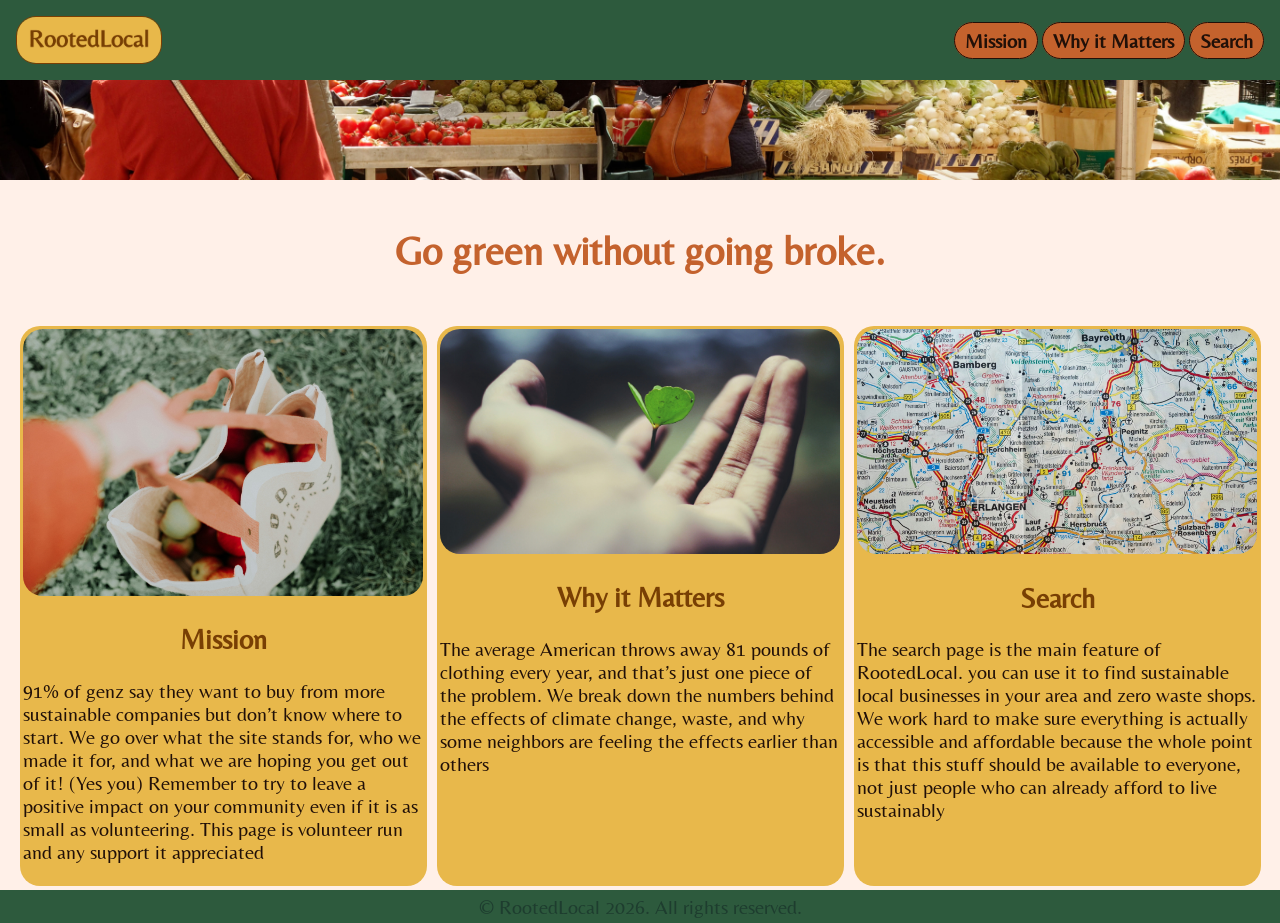
<file: index.html>
<!DOCTYPE html>
<html lang="en">
    <link rel="stylesheet" href="style.css">
    <head>
            <title>RootedLocal Homepage</title>

    <meta charset="UTF-8">
    <meta name="viewport" content="width=device-width, initial-scale=1.0">
    <title>RootedLocal</title>
    <link rel="stylesheet" href="style.css">

    <link rel="preconnect" href="https://fonts.googleapis.com">
    <link rel="preconnect" href="https://fonts.gstatic.com" crossorigin>
    <link href="https://fonts.googleapis.com/css2?family=Belleza&family=DM+Sans:ital,opsz,wght@0,9..40,100..1000;1,9..40,100..1000&display=swap" rel="stylesheet">
</head>

<body>
    <header>
        <nav>

            <a href="index.html">
                <img class="nav-logo" src="images/rooted-local-logo.jpg" alt="rooted local navigation">
            </a>

            <ul class="nav-options">
                <li> <a href="mission.html">Mission</a> </li>
                <li> <a href="matters.html">Why it Matters</a> </li>
                <li> <a href="search.html">Search</a> </li>
            </ul>

        </nav>

    </header>

    <main>
        
         <section class="hero-text">
             <h1>Go green without going broke.</h1>
         </section>

        <div class="content">
           <img src="images/mission-priscilla-du-preez.jpg" alt="hand with an orange sleeve holding a tote bag filled with apples">
           <h2>Mission</h2>
           <p>91% of genz say they want to buy from more sustainable companies but don’t know where to start. We go over what the site stands for, who we made it for, and what we are hoping you get out of it! (Yes you) Remember to try to leave a positive impact on your community even if it is as small as volunteering. This page is volunteer run and any support it appreciated</p>
        </div>


        <div class="content">
           <img src="images/matters-name-gravity.jpg" alt="hand holding plant sprout in palm">
           <h2>Why it Matters</h2>
           <p>The average American throws away 81 pounds of clothing every year, and that’s just one piece of the problem. We break down the numbers behind the effects of climate change, waste, and why some neighbors are feeling the effects earlier than others</p>
        </div>


        <div class="content">
           <img src="images/search-thomas-kinto.jpg" alt="detailed map with various symbols, labels, and color coded routes">
           <h2>Search</h2>
           <p>The search page is the main feature of RootedLocal. you can use it to find sustainable local businesses in your area and zero waste shops. We work hard to make sure everything is actually accessible and affordable because the whole point is that this stuff should be available to everyone, not just people who can already afford to live sustainably</p>
        </div>

    </main>

    <footer>
        <p>&copy; RootedLocal 2026. All rights reserved.</p>
    </footer>

</body>

</html>
</file>
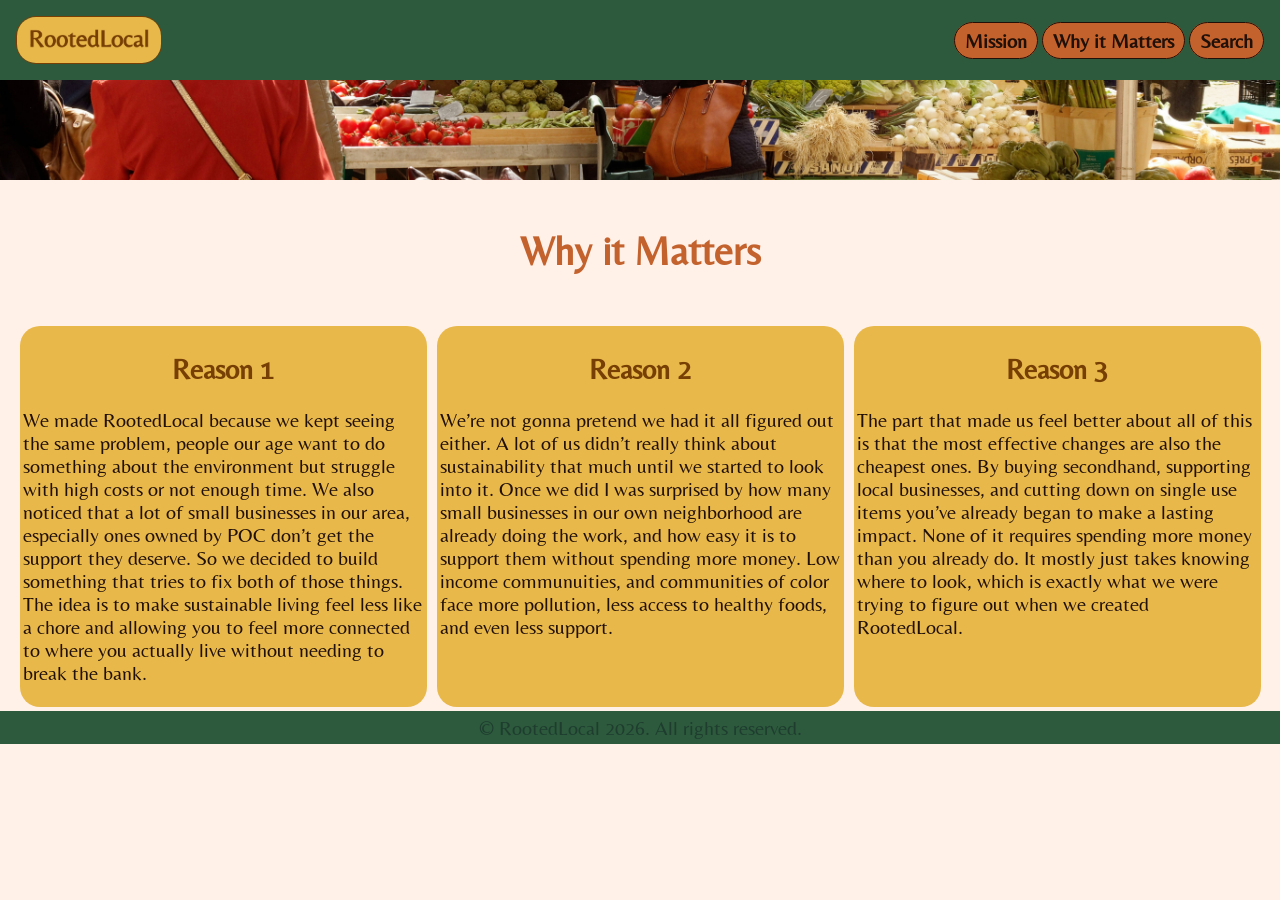
<file: matters.html>
<!DOCTYPE html>
<html lang="en">
    <link rel="stylesheet" href="style.css">
    <head>
            <title>RootedLocal Homepage</title>

    <meta charset="UTF-8">
    <meta name="viewport" content="width=device-width, initial-scale=1.0">
    <title>RootedLocal</title>
    <link rel="stylesheet" href="style.css">

    <link rel="preconnect" href="https://fonts.googleapis.com">
    <link rel="preconnect" href="https://fonts.gstatic.com" crossorigin>
    <link href="https://fonts.googleapis.com/css2?family=Belleza&family=DM+Sans:ital,opsz,wght@0,9..40,100..1000;1,9..40,100..1000&display=swap" rel="stylesheet">
</head>

<body>
    <header>
        <nav>

            <a href="index.html">
                <img class="nav-logo" src="images/rooted-local-logo.jpg" alt="rooted local navigation">
            </a>

            <ul class="nav-options">
                <li> <a href="mission.html">Mission</a> </li>
                <li> <a href="matters.html">Why it Matters</a> </li>
                <li> <a href="search.html">Search</a> </li>
            </ul>

        </nav>

    </header>

    <main>
        
            <section class="hero-text">
                <h1>Why it Matters</h1>
            </section>
            
        <div class="content">
           <h2>Reason 1</h2>
           <p>We made RootedLocal because we kept seeing the same problem, people our age want to do something about the environment but struggle with high costs or not enough time. We also noticed that a lot of small businesses in our area, especially ones owned by POC don’t get the support they deserve. So we decided to build something that tries to fix both of those things. The idea is to make sustainable living feel less like a chore and allowing you to feel more connected to where you actually live without needing to break the bank.</p>
        </div>


        <div class="content">
           <h2>Reason 2</h2>
           <p>We’re not gonna pretend we had it all figured out either. A lot of us didn’t really think about sustainability that much until we started to look into it. Once we did I was surprised by how many small businesses in our own neighborhood are already doing the work, and how easy it is to support them without spending more money. Low income communuities, and communities of color face more pollution, less access to healthy foods, and even less support. </p>
        </div>


        <div class="content">
           <h2>Reason 3</h2>
           <p>The part that made us feel better about all of this is that the most effective changes are also the cheapest ones. By buying secondhand, supporting local businesses, and cutting down on single use items you’ve already began to make a lasting impact. None of it requires spending more money than you already do. It mostly just takes knowing where to look, which is exactly what we were trying to figure out when we created RootedLocal.</p>
        </div>

    </main>

    <footer>
        <p>&copy; RootedLocal 2026. All rights reserved.</p>
    </footer>

</body>

</html>
</file>
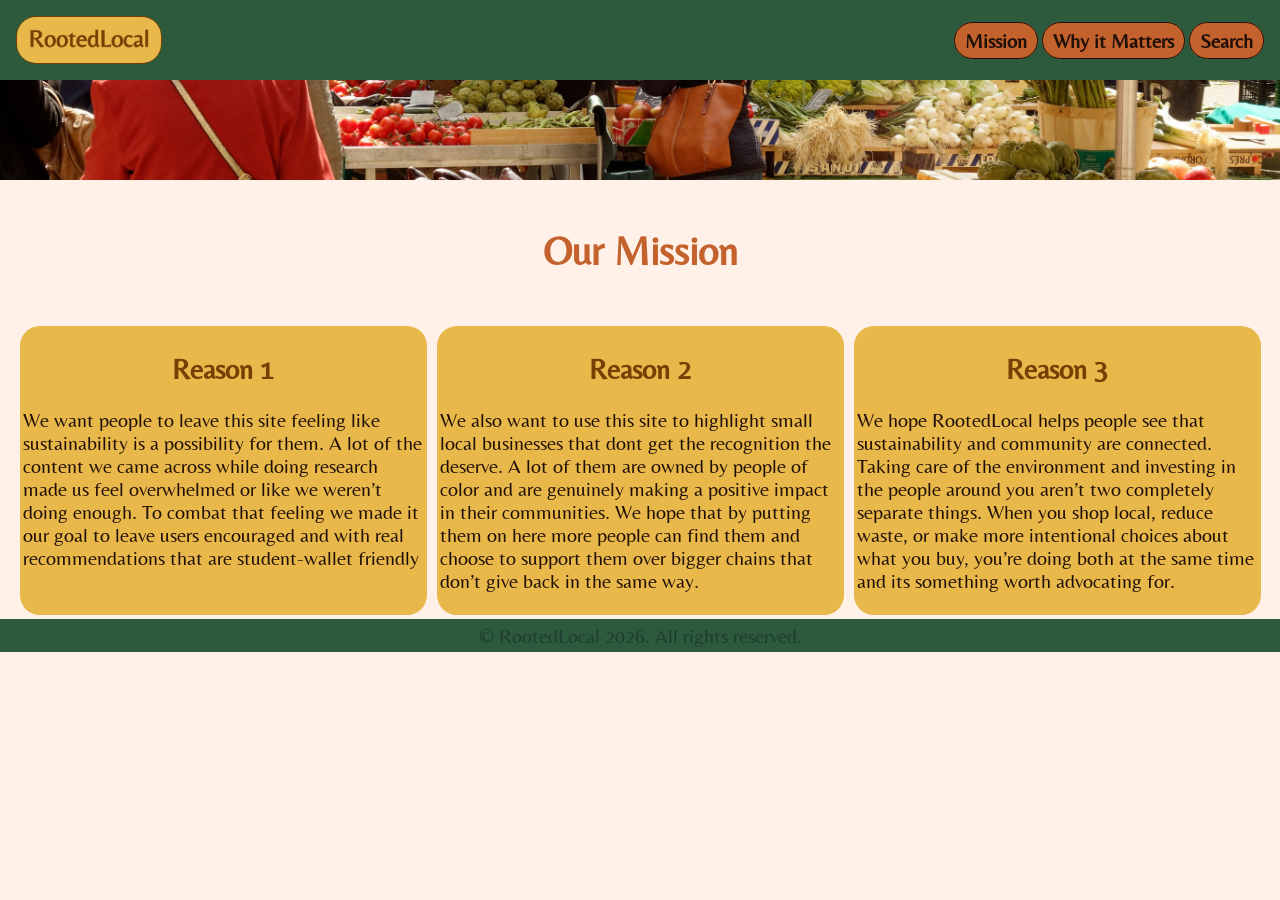
<file: mission.html>
<!DOCTYPE html>
<html lang="en">
    <link rel="stylesheet" href="style.css">
    <head>
            <title>RootedLocal Homepage</title>

    <meta charset="UTF-8">
    <meta name="viewport" content="width=device-width, initial-scale=1.0">
    <title>RootedLocal</title>
    <link rel="stylesheet" href="style.css">

    <link rel="preconnect" href="https://fonts.googleapis.com">
    <link rel="preconnect" href="https://fonts.gstatic.com" crossorigin>
    <link href="https://fonts.googleapis.com/css2?family=Belleza&family=DM+Sans:ital,opsz,wght@0,9..40,100..1000;1,9..40,100..1000&display=swap" rel="stylesheet">
</head>

<body>
    <header>
        <nav>

            <a href="index.html">
                <img class="nav-logo" src="images/rooted-local-logo.jpg" alt="rooted local navigation">
            </a>

            <ul class="nav-options">
                <li> <a href="mission.html">Mission</a> </li>
                <li> <a href="matters.html">Why it Matters</a> </li>
                <li> <a href="search.html">Search</a> </li>
            </ul>

        </nav>

    </header>

    <main>
        
            <section class="hero-text">
                <h1>Our Mission</h1>
            </section>
            
        <div class="content">
           <h2>Reason 1</h2>
           <p>We want people to leave this site feeling like sustainability is a possibility for them. A lot of the content we came across while doing research made us feel overwhelmed or like we weren’t doing enough. To combat that feeling we made it our goal to leave users encouraged and with real recommendations that are student-wallet friendly</p>
        </div>


        <div class="content">
           <h2>Reason 2</h2>
           <p>We also want to use this site to highlight small local businesses that dont get the recognition the deserve. A lot of them are owned by people of color and are genuinely making a positive impact in their communities. We hope that by putting them on here more people can find them and choose to support them over bigger chains that don’t give back in the same way.</p>
        </div>


        <div class="content">
           <h2>Reason 3</h2>
           <p>We hope RootedLocal helps people see that sustainability and community are connected. Taking care of the environment and investing in the people around you aren’t two completely separate things.  When you shop local, reduce waste, or make more intentional choices about what you buy, you’re doing both at the same time and its something worth advocating for.</p>
        </div>

    </main>

    <footer>
        <p>&copy; RootedLocal 2026. All rights reserved.</p>
    </footer>

</body>

</html>
</file>
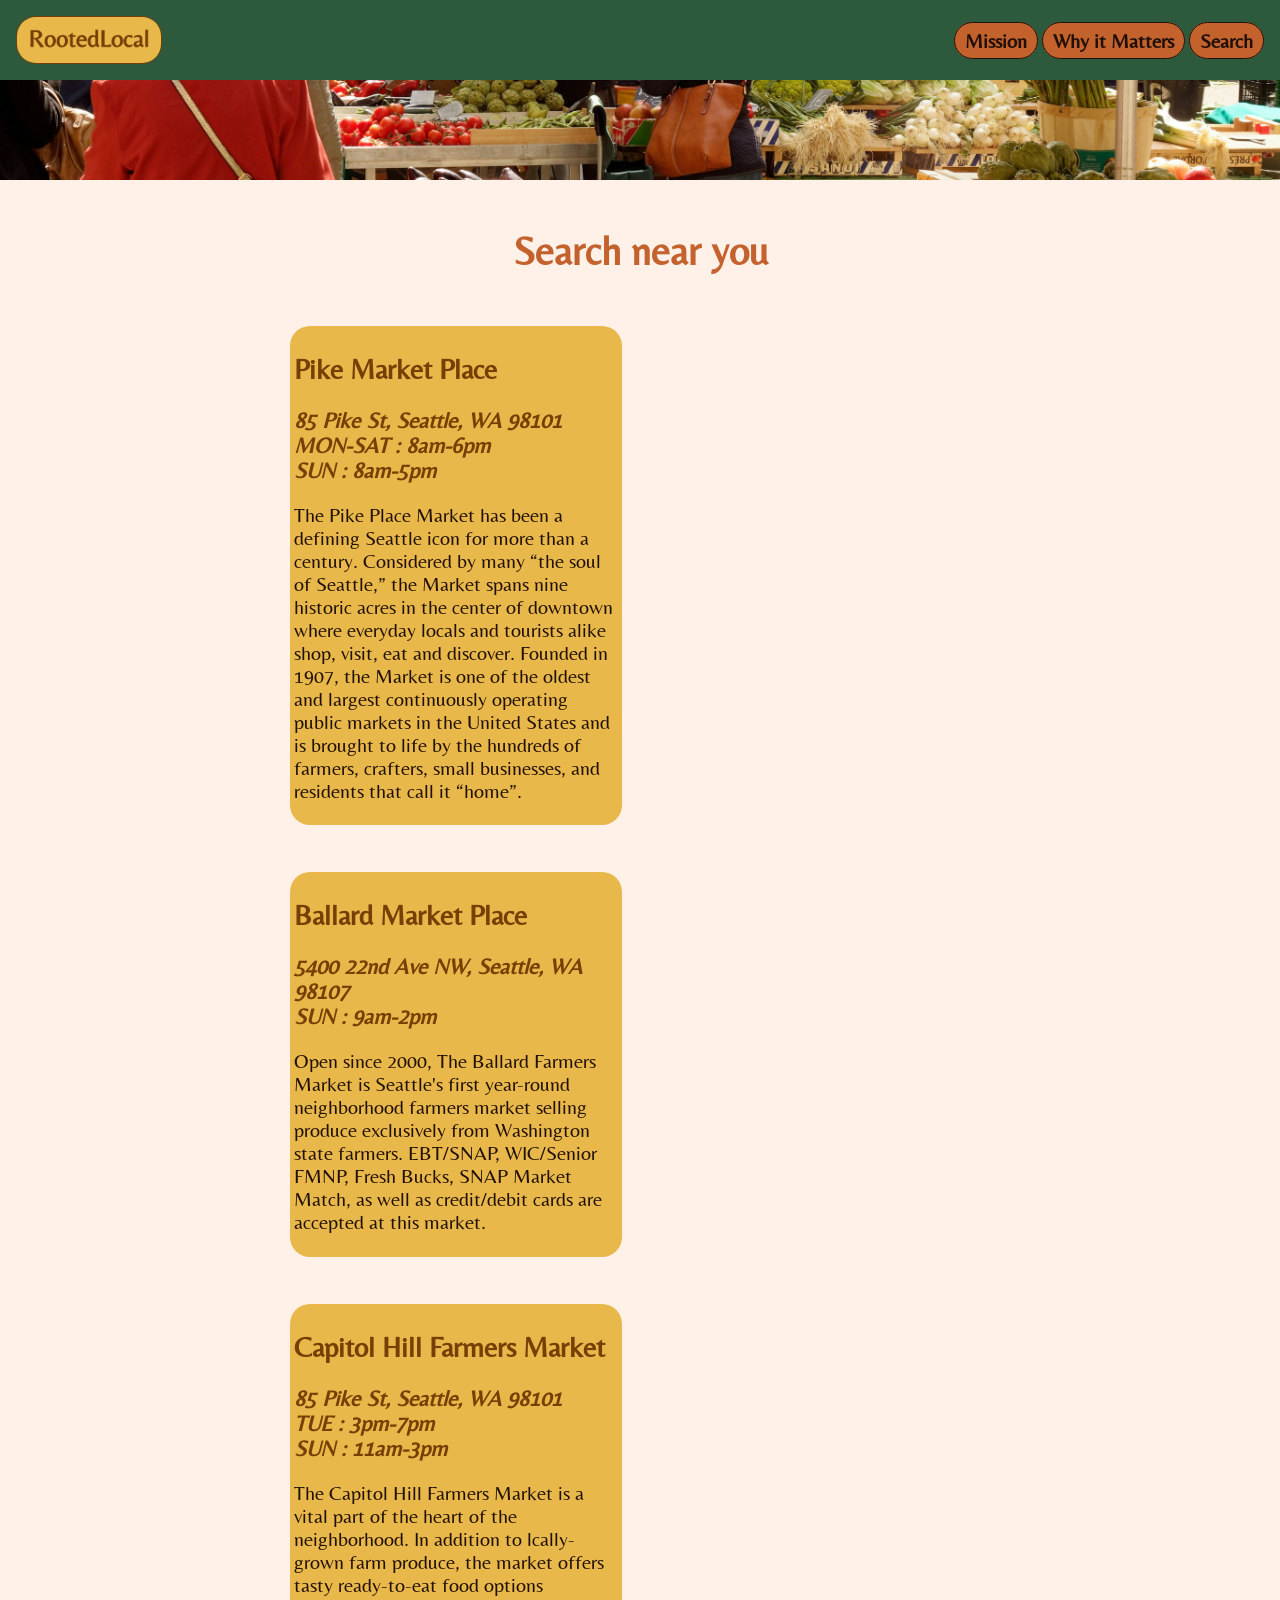
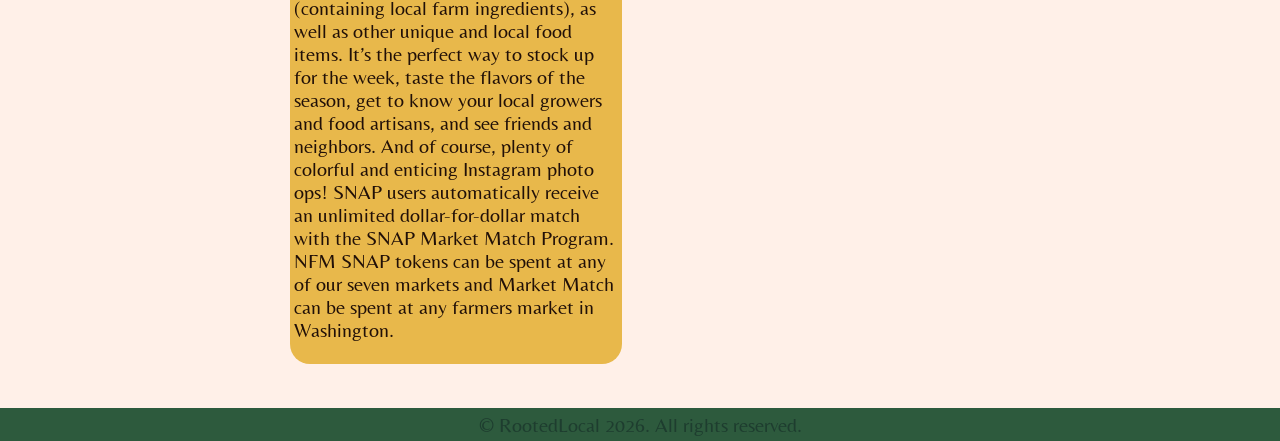
<file: search.html>
<!DOCTYPE html>
<html lang="en">
    <link rel="stylesheet" href="style.css">
    <head>
            <title>RootedLocal Homepage</title>

    <meta charset="UTF-8">
    <meta name="viewport" content="width=device-width, initial-scale=1.0">
    <title>RootedLocal</title>
    <link rel="stylesheet" href="style.css">

    <link rel="preconnect" href="https://fonts.googleapis.com">
    <link rel="preconnect" href="https://fonts.gstatic.com" crossorigin>
    <link href="https://fonts.googleapis.com/css2?family=Belleza&family=DM+Sans:ital,opsz,wght@0,9..40,100..1000;1,9..40,100..1000&display=swap" rel="stylesheet">
</head>

<body>
    <header>
        <nav>

            <a href="index.html">
                <img class="nav-logo" src="images/rooted-local-logo.jpg" alt="rooted local navigation">
            </a>

            <ul class="nav-options">
                <li> <a href="mission.html">Mission</a> </li>
                <li> <a href="matters.html">Why it Matters</a> </li>
                <li> <a href="search.html">Search</a> </li>
            </ul>

        </nav>

    </header>

    <main>
        
        <section class="hero-text">
            <h1>Search near you</h1>
        </section>

        <section class="store-section">
        <div class="store-info content">
           <h2>Pike Market Place</h2>
           <h3>85 Pike St, Seattle, WA 98101</h3>
           <h3>MON-SAT : 8am-6pm</h3>
           <h3>SUN : 8am-5pm</h3>
           <p>The Pike Place Market has been a defining Seattle icon for more than a century. Considered by many “the soul of Seattle,” the Market spans nine historic acres in the center of downtown where everyday locals and tourists alike shop, visit, eat and discover.

            Founded in 1907, the Market is one of the oldest and largest continuously operating public markets in the United States and is brought to life by the hundreds of farmers, crafters, small businesses, and residents that call it “home”.</p>
        </div>

        <div>
            <iframe src="https://www.google.com/maps/embed?pb=!1m23!1m12!1m3!1d43130.00186528012!2d-122.18619885!3d47.497216!2m3!1f0!2f0!3f0!3m2!1i1024!2i768!4f13.1!4m8!3e6!4m0!4m5!1s0x54906bb2f3f5ca3d%3A0x93f18f02f14e0a2c!2sPike%20Place%20Market%2C%2085%20Pike%20St%2C%20Seattle%2C%20WA%2098101!3m2!1d47.6094076!2d-122.3418358!5e0!3m2!1sen!2sus!4v1779819985632!5m2!1sen!2sus" width="368" height="368" style="border:0;" allowfullscreen="" loading="lazy" referrerpolicy="no-referrer-when-downgrade"></iframe>
        </div>
        </section>  

        <section class="store-section">
        <div class="store-info content">
           <h2>Ballard Market Place</h2>
           <h3>5400 22nd Ave NW, Seattle, WA 98107</h3>
           <h3>SUN : 9am-2pm</h3>
           <p>Open since 2000, The Ballard Farmers Market is Seattle's first year-round neighborhood farmers market selling produce exclusively from Washington state farmers. 

            EBT/SNAP, WIC/Senior FMNP, Fresh Bucks, SNAP Market Match, as well as credit/debit cards are accepted at this market.</p>
        </div>

        <div>
            <iframe src="https://www.google.com/maps/embed?pb=!1m18!1m12!1m3!1d2686.87800565406!2d-122.38708762318404!3d47.667366283778726!2m3!1f0!2f0!3f0!3m2!1i1024!2i768!4f13.1!3m3!1m2!1s0x5490145744a22a99%3A0x79dfc58438cab781!2sBallard%20Farmers%20Market!5e0!3m2!1sen!2sus!4v1779838669156!5m2!1sen!2sus" width="368" height="368" style="border:0;" allowfullscreen="" loading="lazy" referrerpolicy="no-referrer-when-downgrade"></iframe>
        </div>
        </section>
        

        <section class="store-section">
        <div class="store-info content">
           <h2>Capitol Hill Farmers Market</h2>
           <h3>85 Pike St, Seattle, WA 98101</h3>
           <h3>TUE : 3pm-7pm</h3>
           <h3>SUN : 11am-3pm</h3>
           <p>The Capitol Hill Farmers Market is a vital part of the heart of the neighborhood.  In addition to lcally-grown farm produce, the market offers tasty ready-to-eat food options (containing local farm ingredients), as well as other unique and local food items.  It’s the perfect way to stock up for the week, taste the flavors of the season, get to know your local growers and food artisans, and see friends and neighbors.  And of course, plenty of colorful and enticing Instagram photo ops! 

            SNAP users automatically receive an unlimited dollar-for-dollar match with the SNAP Market Match Program. NFM SNAP tokens can be spent at any of our seven markets and Market Match can be spent at any farmers market in Washington.</p>
        </div>

        <div>
            <iframe src="https://www.google.com/maps/embed?pb=!1m18!1m12!1m3!1d2689.377159727472!2d-122.3227557231861!3d47.61879938713452!2m3!1f0!2f0!3f0!3m2!1i1024!2i768!4f13.1!3m3!1m2!1s0x54906acce8ccc269%3A0x54a2f756ed3b794a!2sCapitol%20Hill%20Farmers%20Market!5e0!3m2!1sen!2sus!4v1779838972002!5m2!1sen!2sus" width="368" height="368" style="border:0;" allowfullscreen="" loading="lazy" referrerpolicy="no-referrer-when-downgrade"></iframe>
        </div>
        </section>  

    </main>

    <footer>
        <p>&copy; RootedLocal 2026. All rights reserved.</p>
    </footer>
</body>

</html>
</file>
<file: style.css>
body {
    margin: 0;
    box-sizing: border-box;
    background-color: rgba(255, 240, 232, 1);
    font-family: "Belleza", sans-serif;
}

h1, h2, h3, h4, h5, h6 {
    font-family: "Belleza", sans-serif;
}

h1 {
    text-align: center;
    font-size: 28px;
    color: rgba(196, 98, 45, 1);
}

h2 {
    text-align: center;
    font-size: 22px;
    color: rgba(120, 63, 4, 1);
}

h3 {
    font-size: 16px;
    color: rgba(120, 63, 4, 1);
    font-style: italic;
    margin: 0;
}

nav {
    background-color: rgba(45, 90, 61, 1);
    padding: 8.5px;

    display: flex;
    align-items: center;
    position: relative;
}

.nav-logo {
    width: auto;
    height: 31px;
    display: block;
    border-radius: 20px;

    border: solid 0.25px rgba(120, 63, 4, 1);
}


.nav-options {
    display: inline-block;
    list-style-type: none;
    padding: 0;
    margin: 0;
    margin-left: auto;
}

.nav-options > li {
    display: inline-block;
    align-items: center;
}

.nav-options > li > a {
    color: rgb(33, 16, 8);
    text-decoration: none;
    font-size: 12px;
    background-color: rgba(196, 98, 45, 1);
    padding: 3.5px 5px;
    border-radius: 20px;
    font-weight: bold;
    
    border: solid 0.25px rgb(33, 16, 8);
}

.nav-options > li > a:hover {
    text-decoration: underline;
    background-color: rgb(33, 16, 8);
    color: rgba(196, 98, 45, 1);
    cursor: pointer;
}

header {
    background-image: url('images/market-hero-didier-provost.jpg');
    background-color: rgba(255, 240, 232, 1);
    background-size: cover;
    background-position: center;
    background-repeat: no-repeat;
    padding-bottom: 100px;
}    

header > img {
    display: block;
    margin: auto;
    width: 368px;
}

main {
    display: flex;
    flex-wrap: wrap;
    justify-content: center;
    margin: 0 auto;
    max-width: 1280px;
    padding: 0 8.5px;
    
}

.hero-text {
    width: 100%;
    margin: 15px 5px;
}

.content {
    width: 100%;
    max-width: 710px;
    background-color: rgba(232, 184, 75, 1);
    margin: 3.5px 5px;
    padding: 3.5px;
    border-radius: 20px;
    color: rgb(33, 16, 8);
}

.content > img {
    max-width: 100%;
    border-radius: 20px;
}

.store-section {
    display: flex;
    flex-direction: column;
    align-items: center;
    width: 100%;
    max-width: 710px;
    margin-bottom: 40px;
}

.store-info {
    width: 100%;
    max-width: 710px;
}

.store-info h2,
.store-info h3,
.store-info p {
    text-align: left;
}

footer {
    background-color: rgba(45, 90, 61, 1);
    margin: 0;
    padding: 5px;
    color: rgba(30, 61, 47, 1);
    text-align: center;
    font-size: 10px;
}

footer > p {
    margin: 0;
}



@media (min-width: 710px) and (max-width: 1280) {
    
main {
    flex-direction: row;
    justify-content: center;
}

.content {
    max-width: 600px;
}

.nav-logo {
    width: auto;
    height: 46px;
}

.nav-options > li > a {
    font-size: 20px;
    padding: 6px 10px;
}


h1 {
    font-size: 40px;
}

h2 {
    font-size: 28px;
}

h3 {
    font-size: 22px;
}

p {
    font-size: 20px;
}

}





@media (min-width: 1280px) {
   
main {
    flex-direction: row;
    justify-content: center;
}

.content {
    max-width: 400px;
}

nav {
    padding: 16px;
}

.nav-logo {
    width: auto;
    height: 46px;
}

.nav-options > li > a {
    font-size: 20px;
    padding: 6px 10px;
}

h1 {
    font-size: 40px;
}

h2 {
    font-size: 28px;
}

h3 {
    font-size: 22px;
}

p {
    font-size: 20px;
}

.store-section {
    display: flex;
    flex-direction: row;
}

}
</file>
